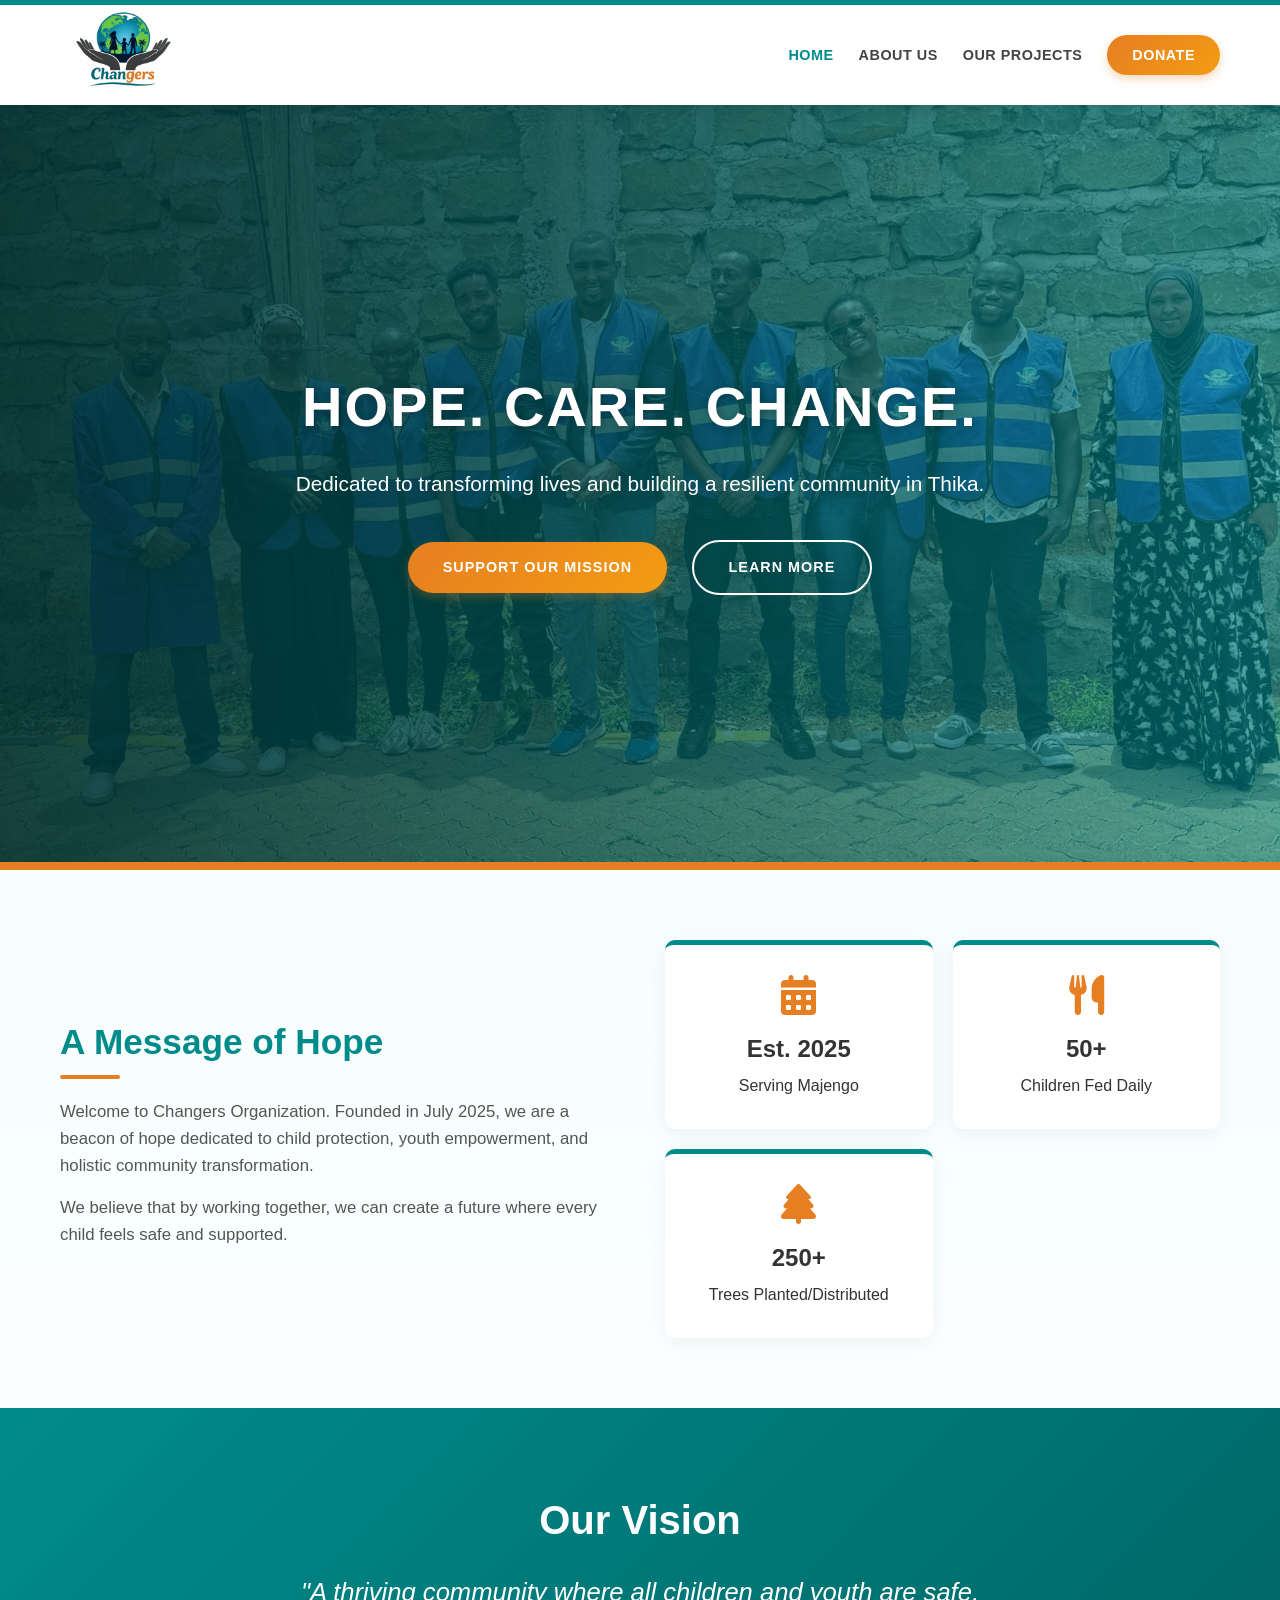
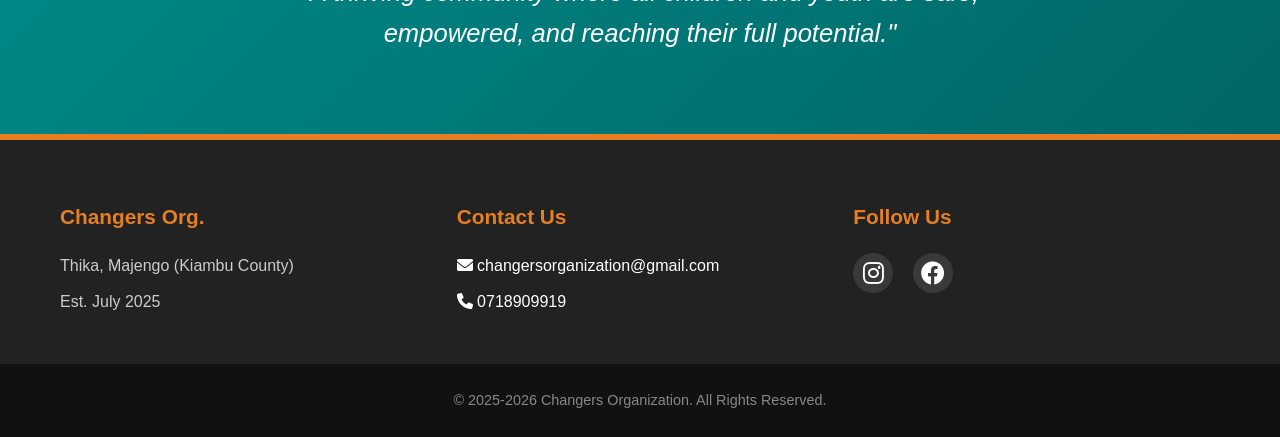
<file: index.html>
<!DOCTYPE html>
<html lang="en">
<head>
    <meta charset="UTF-8">
    <meta name="viewport" content="width=device-width, initial-scale=1.0">
    <title>Changers Organization | Hope. Care. Change.</title>
    <link rel="stylesheet" href="style.css">
    <link rel="stylesheet" href="https://cdnjs.cloudflare.com/ajax/libs/font-awesome/6.0.0/css/all.min.css">
</head>
<body>

    <header>
        <div class="container navbar">
            <div class="logo-area">
                <img src="changers-logo.jpg" alt="Changers Organization Logo" class="logo-img">
            </div>
            <nav>
                <ul class="nav-links">
                    <li><a href="index.html" class="active">Home</a></li>
                    <li><a href="about.html">About Us</a></li>
                    <li><a href="projects.html">Our Projects</a></li>
                    <li><a href="donate.html" class="btn-donate">Donate</a></li>
                </ul>
                <div class="hamburger">
                    <i class="fas fa-bars"></i>
                </div>
            </nav>
        </div>
    </header>

    <section class="hero">
        <div class="hero-overlay">
            <div class="container hero-content">
                <h1>HOPE. CARE. CHANGE.</h1> 
                <p>Dedicated to transforming lives and building a resilient community in Thika.</p> 
                <div class="hero-btns">
                    <a href="donate.html" class="btn btn-primary">Support Our Mission</a>
                    <a href="about.html" class="btn btn-secondary">Learn More</a>
                </div>
            </div>
        </div>
    </section>

    <section class="intro section-padding">
        <div class="container">
            <div class="intro-grid">
                <div class="intro-text">
                    <h2>A Message of Hope</h2> 
                    <p>Welcome to Changers Organization. Founded in July 2025, we are a beacon of hope dedicated to child protection, youth empowerment, and holistic community transformation.</p> 
                    <p>We believe that by working together, we can create a future where every child feels safe and supported.</p>
                </div>

                <div class="intro-stats">
                    <div class="stat-box">
                        <i class="fas fa-calendar-alt"></i>
                        <h3>Est. 2025</h3> 
                        <p>Serving Majengo</p>
                    </div>
                    <div class="stat-box">
                        <i class="fas fa-utensils"></i>
                        <h3>50+</h3>
                        <p>Children Fed Daily</p> 
                    </div>
                    <div class="stat-box">
                        <i class="fas fa-tree"></i>
                        <h3>250+</h3>
                        <p>Trees Planted/Distributed</p> 
                    </div>
                </div>
            </div>
        </div>
    </section>

    <section class="vision-banner">
        <div class="container">
            <h2>Our Vision</h2> 
            <p>"A thriving community where all children and youth are safe, empowered, and reaching their full potential."</p> 
        </div>
    </section>

    <footer>
        <div class="container footer-content">
            <div class="footer-col">
                <h3>Changers Org.</h3>
                <p>Thika, Majengo (Kiambu County)</p> 
                <p>Est. July 2025</p> 
            </div>
            <div class="footer-col">
                <h3>Contact Us</h3>
                <p>
                    <a href="mailto:changersorganization@gmail.com" style="color: white; text-decoration: none;">
                        <i class="fas fa-envelope"></i> changersorganization@gmail.com
                    </a>
                </p> 
                <p>
                    <a href="tel:0718909919" style="color: white; text-decoration: none;">
                        <i class="fas fa-phone"></i> 0718909919
                    </a>
                </p> 
            </div>
            <div class="footer-col">
                <h3>Follow Us</h3>
                <div class="social-icons">
                     <a href="https://www.instagram.com/changersorganization" target="_blank">
                         <i class="fab fa-instagram"></i>
                     </a>
            
                     <a href="https://www.facebook.com/changersorganization/" target="_blank">
                       <i class="fab fa-facebook"></i>   
                     </a>
                </div>
            </div>
        </div>
        <div class="footer-bottom">
            <p>&copy; 2025-2026 Changers Organization. All Rights Reserved.</p>
        </div>
    </footer>

    <script>
        const hamburger = document.querySelector(".hamburger");
        const navLinks = document.querySelector(".nav-links");

        hamburger.addEventListener("click", () => {
            navLinks.classList.toggle("active");
        });
    </script>
</body>
</html>
</file>
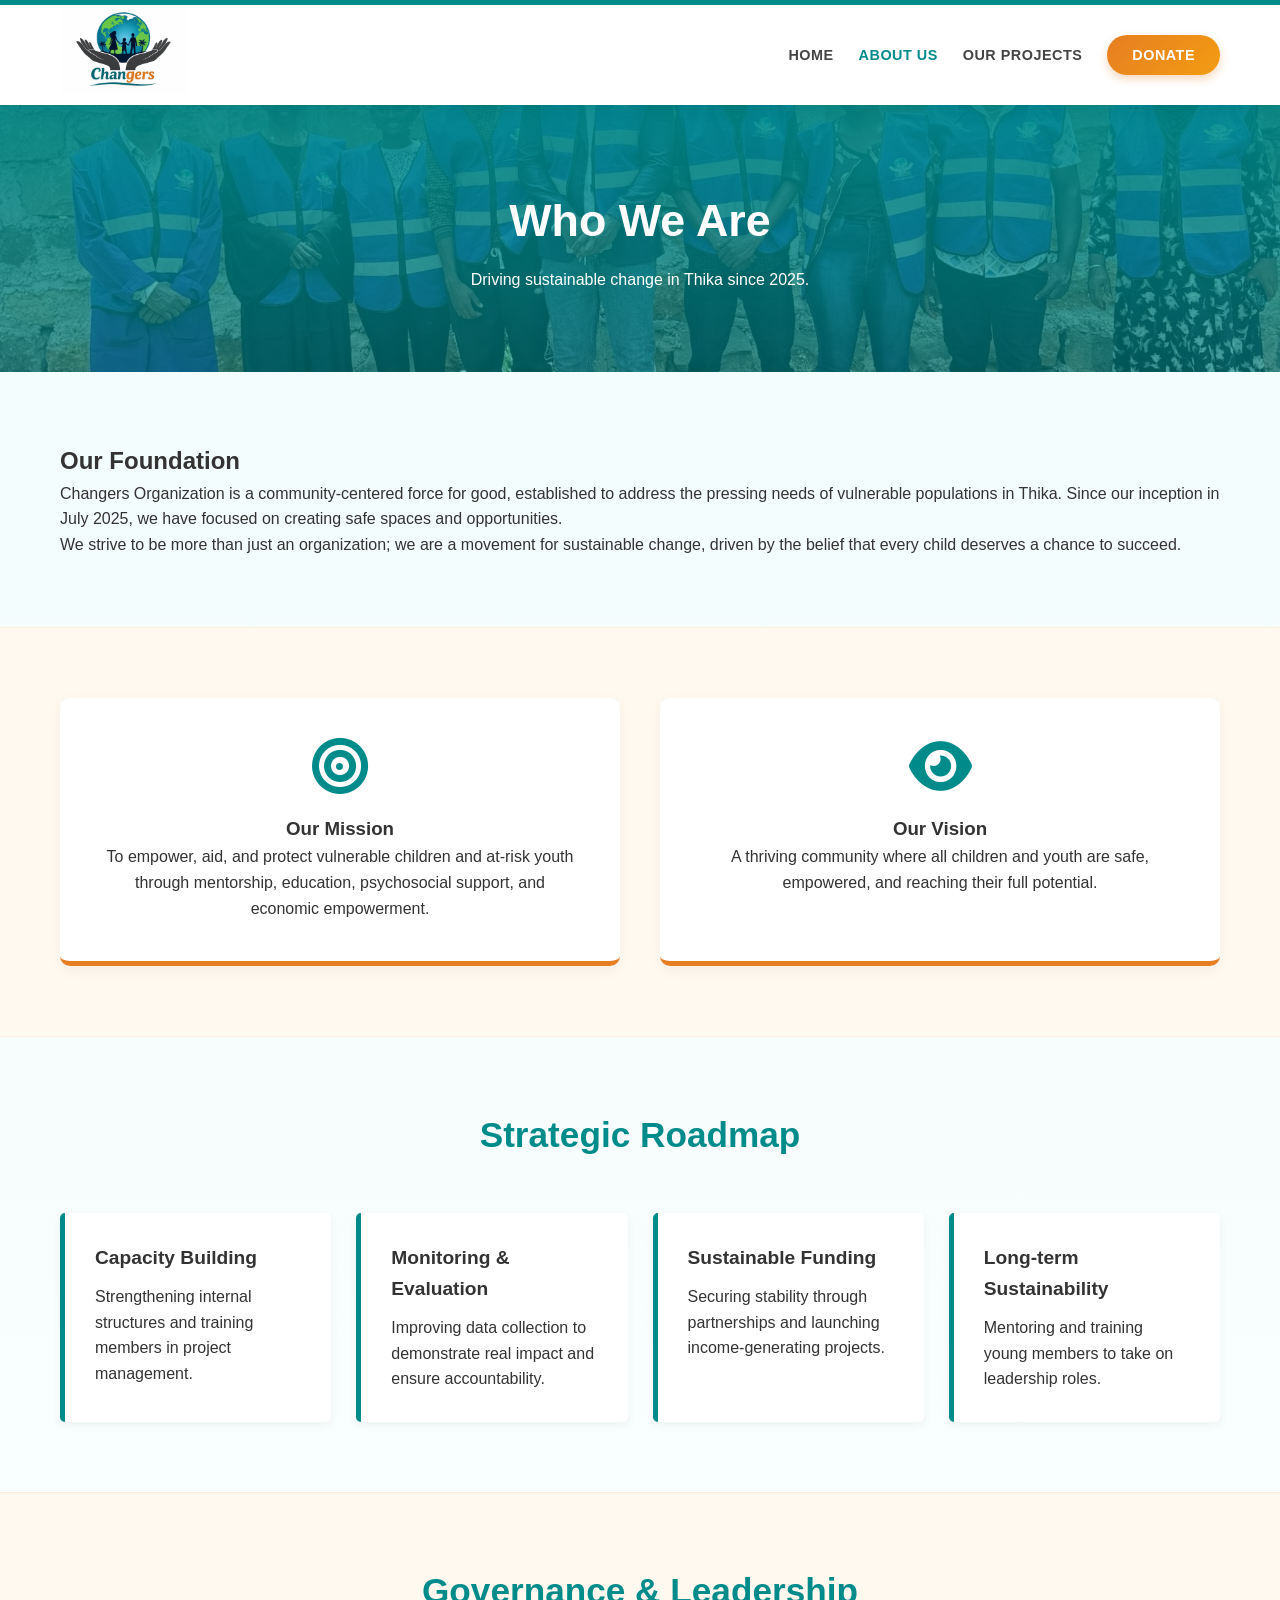
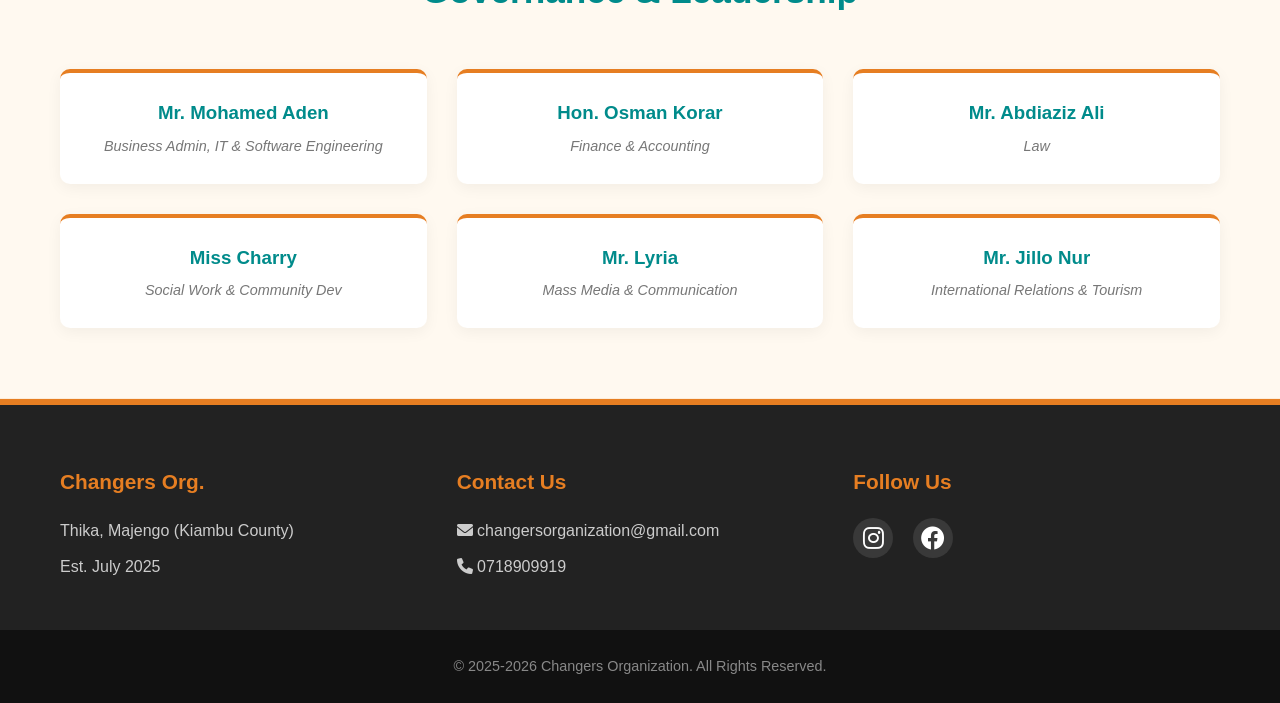
<file: about.html>
<!DOCTYPE html>
<html lang="en">
<head>
    <meta charset="UTF-8">
    <meta name="viewport" content="width=device-width, initial-scale=1.0">
    <title>About Us | Changers Organization</title>
    <link rel="stylesheet" href="style.css">
    <link rel="stylesheet" href="https://cdnjs.cloudflare.com/ajax/libs/font-awesome/6.0.0/css/all.min.css">
</head>
<body>

    <header>
        <div class="container navbar">
            <div class="logo-area">
                <img src="changers-logo.jpg" alt="Changers Organization Logo" class="logo-img">
            </div>
            <nav>
                <ul class="nav-links">
                    <li><a href="index.html">Home</a></li>
                    <li><a href="about.html" class="active">About Us</a></li>
                    <li><a href="projects.html">Our Projects</a></li>
                    <li><a href="donate.html" class="btn-donate">Donate</a></li>
                </ul>
                <div class="hamburger">
                    <i class="fas fa-bars"></i>
                </div>
            </nav>
        </div>
    </header>

    <section class="page-header">
        <div class="container">
            <h1>Who We Are</h1>
            <p>Driving sustainable change in Thika since 2025.</p>
        </div>
    </section>

    <section class="section-padding">
        <div class="container">
            <div class="about-content">
                <div class="about-text-full">
                    <h2>Our Foundation</h2>
                    <p>Changers Organization is a community-centered force for good, established to address the pressing needs of vulnerable populations in Thika. Since our inception in July 2025, we have focused on creating safe spaces and opportunities.</p>
                    <p>We strive to be more than just an organization; we are a movement for sustainable change, driven by the belief that every child deserves a chance to succeed.</p>
                </div>
            </div>
        </div>
    </section>

    <section class="bg-light section-padding">
        <div class="container grid-2">
            <div class="card-box">
                <i class="fas fa-bullseye icon-large"></i>
                <h3>Our Mission</h3>
                <p>To empower, aid, and protect vulnerable children and at-risk youth through mentorship, education, psychosocial support, and economic empowerment.</p>
            </div>
            <div class="card-box">
                <i class="fas fa-eye icon-large"></i>
                <h3>Our Vision</h3>
                <p>A thriving community where all children and youth are safe, empowered, and reaching their full potential.</p>
            </div>
        </div>
    </section>

    <section class="section-padding">
        <div class="container">
            <h2 class="section-title">Strategic Roadmap</h2>
            <div class="roadmap-grid">
                <div class="roadmap-item">
                    <h4>Capacity Building</h4>
                    <p>Strengthening internal structures and training members in project management.</p>
                </div>
                <div class="roadmap-item">
                    <h4>Monitoring & Evaluation</h4>
                    <p>Improving data collection to demonstrate real impact and ensure accountability.</p>
                </div>
                <div class="roadmap-item">
                    <h4>Sustainable Funding</h4>
                    <p>Securing stability through partnerships and launching income-generating projects.</p>
                </div>
                <div class="roadmap-item">
                    <h4>Long-term Sustainability</h4>
                    <p>Mentoring and training young members to take on leadership roles.</p>
                </div>
            </div>
        </div>
    </section>

    <section class="bg-light section-padding">
        <div class="container">
            <h2 class="section-title">Governance & Leadership</h2>
            <div class="team-grid">
                <div class="team-member">
                    <div class="member-info">
                        <h3>Mr. Mohamed Aden</h3>
                        <span>Business Admin, IT & Software Engineering</span>
                    </div>
                </div>
                <div class="team-member">
                    <div class="member-info">
                        <h3>Hon. Osman Korar</h3>
                        <span>Finance & Accounting</span>
                    </div>
                </div>
                <div class="team-member">
                    <div class="member-info">
                        <h3>Mr. Abdiaziz Ali</h3>
                        <span>Law</span>
                    </div>
                </div>
                <div class="team-member">
                    <div class="member-info">
                        <h3>Miss Charry</h3>
                        <span>Social Work & Community Dev</span>
                    </div>
                </div>
                <div class="team-member">
                    <div class="member-info">
                        <h3>Mr. Lyria</h3>
                        <span>Mass Media & Communication</span>
                    </div>
                </div>
                 <div class="team-member">
                    <div class="member-info">
                        <h3>Mr. Jillo Nur</h3>
                        <span>International Relations & Tourism</span>
                    </div>
                </div>
            </div>
        </div>
    </section>

    <footer>
        <div class="container footer-content">
            <div class="footer-col">
                <h3>Changers Org.</h3>
                <p>Thika, Majengo (Kiambu County)</p>
                <p>Est. July 2025</p>
            </div>
            <div class="footer-col">
    <h3>Contact Us</h3>
    <p>
        <a href="mailto:changersorganization@gmail.com">
            <i class="fas fa-envelope"></i> changersorganization@gmail.com
        </a>
    </p>
    <p>
        <a href="tel:+254718909919">
            <i class="fas fa-phone"></i> 0718909919
        </a>
    </p>
</div>
            <div class="footer-col">
                <h3>Follow Us</h3>
                <div class="social-icons">
                     <a href="https://www.instagram.com/changersorganization" target="_blank">
                         <i class="fab fa-instagram"></i>
                     </a>
            
                     <a href="https://www.facebook.com/changersorganization/" target="_blank">
                       <i class="fab fa-facebook"></i>   
                     </a>
                </div>
            </div>
        </div>
        <div class="footer-bottom">
            <p>&copy; 2025-2026 Changers Organization. All Rights Reserved.</p>
        </div>
    </footer>

    <script>
        const hamburger = document.querySelector(".hamburger");
        const navLinks = document.querySelector(".nav-links");

        hamburger.addEventListener("click", () => {
            navLinks.classList.toggle("active");
        });
    </script>
</body>

</html>
</file>
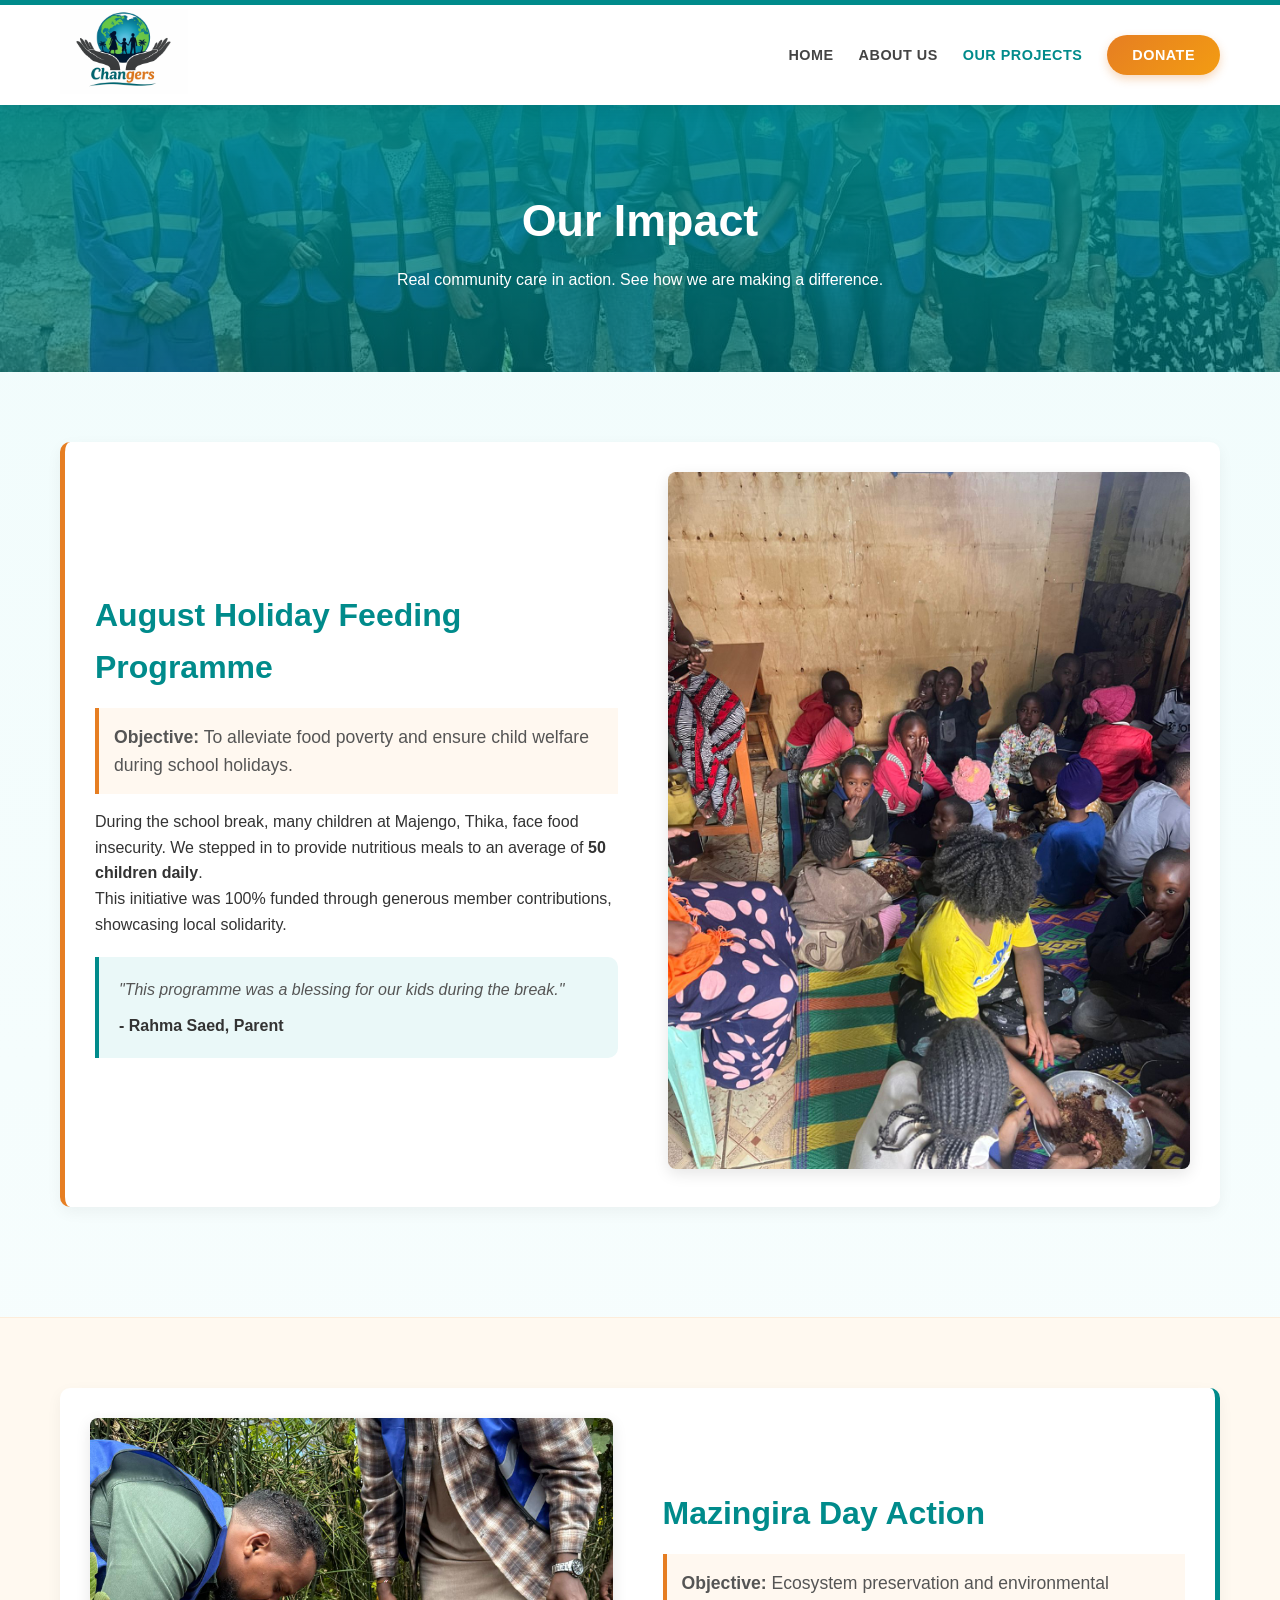
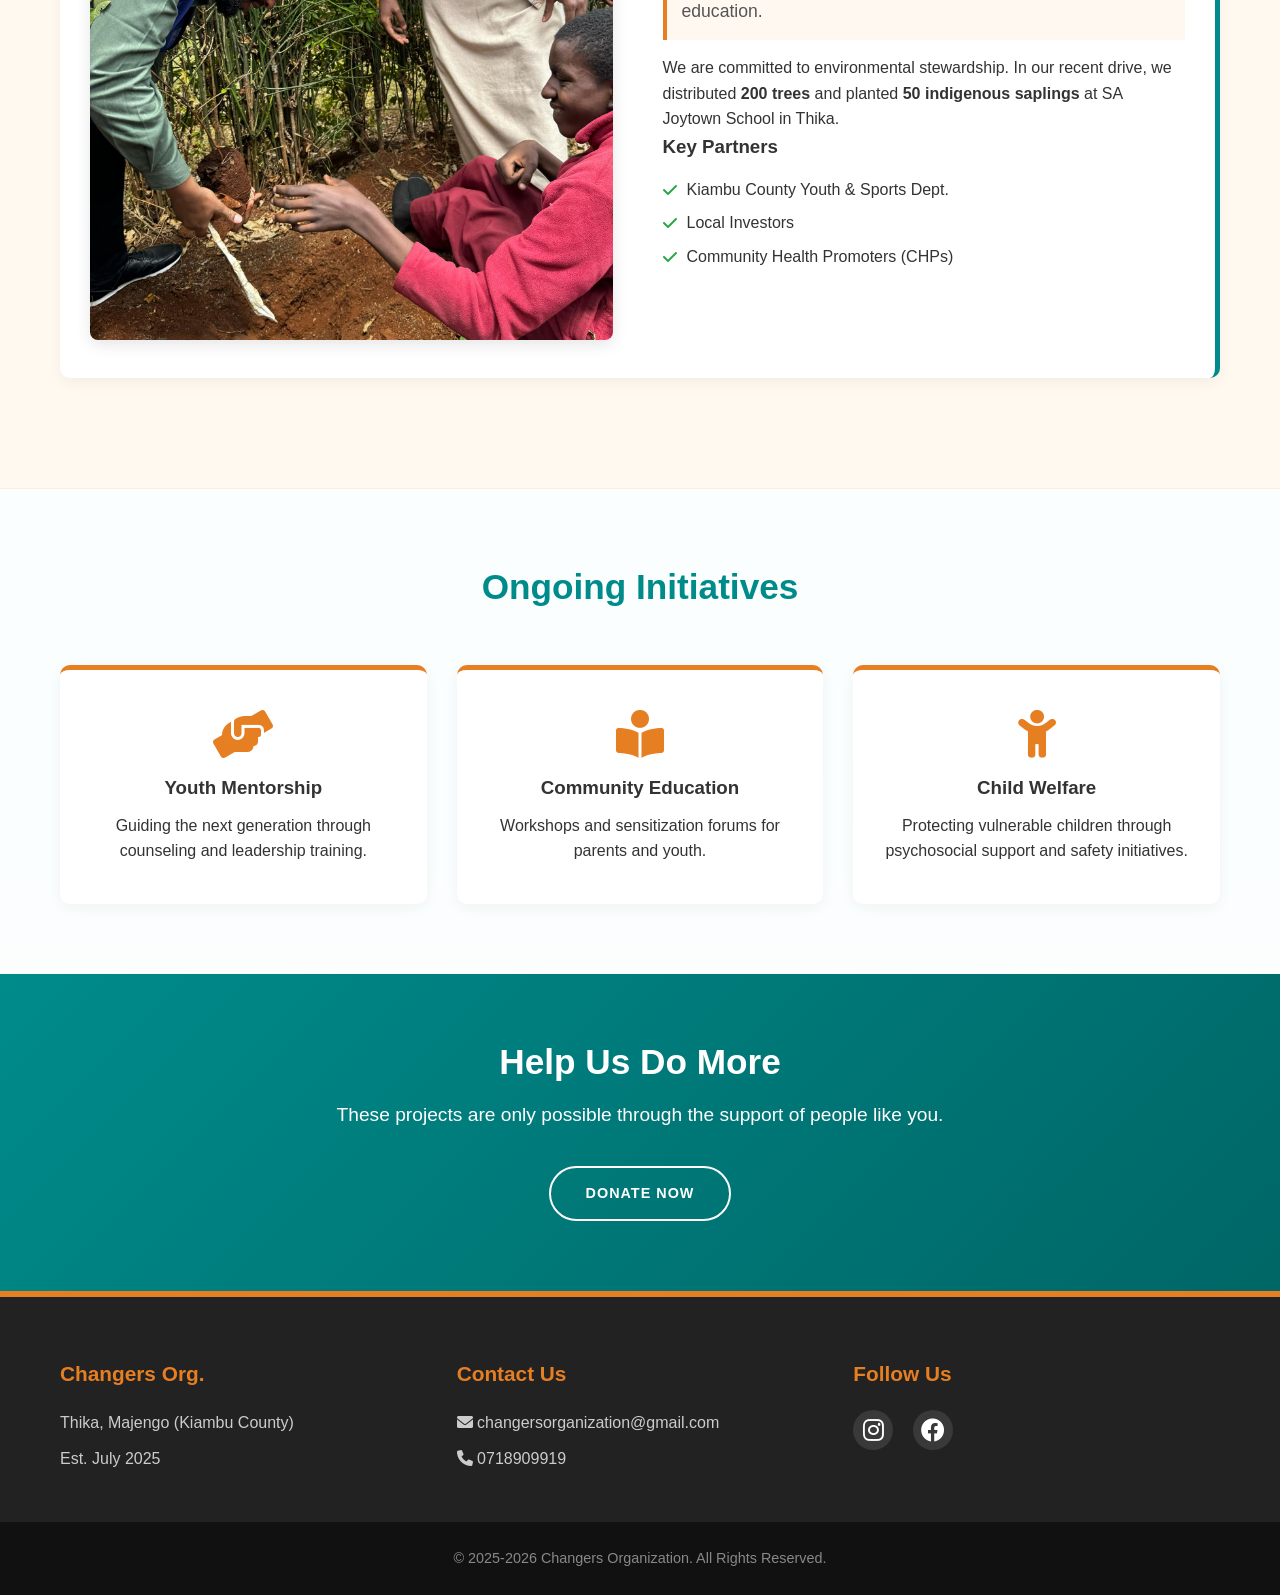
<file: projects.html>
<!DOCTYPE html>
<html lang="en">
<head>
    <meta charset="UTF-8">
    <meta name="viewport" content="width=device-width, initial-scale=1.0">
    <title>Our Projects | Changers Organization</title>
    <link rel="stylesheet" href="style.css">
    <link rel="stylesheet" href="https://cdnjs.cloudflare.com/ajax/libs/font-awesome/6.0.0/css/all.min.css">
</head>
<body>

    <header>
        <div class="container navbar">
            <div class="logo-area">
                <img src="changers-logo.jpg" alt="Changers Organization Logo" class="logo-img">
            </div>
            <nav>
                <ul class="nav-links">
                    <li><a href="index.html">Home</a></li>
                    <li><a href="about.html">About Us</a></li>
                    <li><a href="projects.html" class="active">Our Projects</a></li>
                    <li><a href="donate.html" class="btn-donate">Donate</a></li>
                </ul>
                <div class="hamburger">
                    <i class="fas fa-bars"></i>
                </div>
            </nav>
        </div>
    </header>

    <section class="page-header">
        <div class="container">
            <h1>Our Impact</h1>
            <p>Real community care in action. See how we are making a difference.</p>
        </div>
    </section>

    <section class="section-padding">
        <div class="container">
            <div class="project-row">
                <div class="project-content">
                    <h2>August Holiday Feeding Programme</h2>
                    <p class="highlight-text"><strong>Objective:</strong> To alleviate food poverty and ensure child welfare during school holidays.</p>
                    <p>During the school break, many children at Majengo, Thika, face food insecurity. We stepped in to provide nutritious meals to an average of <strong>50 children daily</strong>.</p>
                    <p>This initiative was 100% funded through generous member contributions, showcasing local solidarity.</p>

                    <blockquote class="testimonial">
                        "This programme was a blessing for our kids during the break."
                        <cite>- Rahma Saed, Parent</cite>
                    </blockquote>
                </div>
                
                <div class="project-image">
                    <img src="feeding.jpg" alt="Children eating during feeding program">
                </div>
            </div>
        </div>
    </section>

    <section class="section-padding bg-light">
        <div class="container">
            <div class="project-row reverse">
                <div class="project-content">
                    <h2>Mazingira Day Action</h2>
                    <p class="highlight-text"><strong>Objective:</strong> Ecosystem preservation and environmental education.</p>
                    <p>We are committed to environmental stewardship. In our recent drive, we distributed <strong>200 trees</strong> and planted <strong>50 indigenous saplings</strong> at SA Joytown School in Thika.</p>

                    <h3>Key Partners</h3>
                    <ul class="partner-list">
                        <li><i class="fas fa-check"></i> Kiambu County Youth & Sports Dept.</li>
                        <li><i class="fas fa-check"></i> Local Investors</li>
                        <li><i class="fas fa-check"></i> Community Health Promoters (CHPs)</li>
                    </ul>
                </div>
                <div class="project-image">
                    <img src="trees.jpg" alt="Planting trees at SA Joytown School">
                </div>
            </div>
        </div>
    </section>

    <section class="section-padding">
        <div class="container">
            <h2 class="section-title">Ongoing Initiatives</h2>
            <div class="impact-grid">
                <div class="impact-card">
                    <i class="fas fa-hands-helping"></i>
                    <h3>Youth Mentorship</h3>
                    <p>Guiding the next generation through counseling and leadership training.</p>
                </div>
                <div class="impact-card">
                    <i class="fas fa-book-reader"></i>
                    <h3>Community Education</h3>
                    <p>Workshops and sensitization forums for parents and youth.</p>
                </div>
                <div class="impact-card">
                    <i class="fas fa-child"></i>
                    <h3>Child Welfare</h3>
                    <p>Protecting vulnerable children through psychosocial support and safety initiatives.</p>
                </div>
            </div>
        </div>
    </section>

    <section class="cta-banner">
        <div class="container">
            <h2>Help Us Do More</h2>
            <p>These projects are only possible through the support of people like you.</p>
            <a href="donate.html" class="btn btn-secondary">Donate Now</a>
        </div>
    </section>

    <footer>
        <div class="container footer-content">
            <div class="footer-col">
                <h3>Changers Org.</h3>
                <p>Thika, Majengo (Kiambu County)</p>
                <p>Est. July 2025</p>
            </div>
            <div class="footer-col">
                <h3>Contact Us</h3>
                <p>
                    <a href="mailto:changersorganization@gmail.com">
                        <i class="fas fa-envelope"></i> changersorganization@gmail.com
                    </a>
                </p>
                <p>
                    <a href="tel:+254718909919">
                        <i class="fas fa-phone"></i> 0718909919
                    </a>
                </p>
            </div>
            <div class="footer-col">
                <h3>Follow Us</h3>
                 <div class="social-icons">
                     <a href="https://www.instagram.com/changersorganization" target="_blank">
                         <i class="fab fa-instagram"></i>
                     </a>

                     <a href="https://www.facebook.com/profile.php?id=YOUR_PAGE_ID_HERE" target="_blank">
                       <i class="fab fa-facebook"></i>   
                     </a>
                </div>
            </div>
        </div>
        <div class="footer-bottom">
            <p>&copy; 2025-2026 Changers Organization. All Rights Reserved.</p>
        </div>
    </footer>

    <script>
        const hamburger = document.querySelector(".hamburger");
        const navLinks = document.querySelector(".nav-links");

        hamburger.addEventListener("click", () => {
            navLinks.classList.toggle("active");
        });
    </script>
</body>
</html>
</file>
<file: style.css>
/* --- RESET & BASICS --- */
* {
    margin: 0;
    padding: 0;
    box-sizing: border-box;
}

body {
    font-family: 'Segoe UI', Tahoma, Geneva, Verdana, sans-serif;
    line-height: 1.6;
    color: #333;
    /* FIX 1: Subtle Gradient Background (Mint to White) so it's never just "flat gray" */
    background: linear-gradient(to bottom, #f0fcfc, #ffffff); 
}

a {
    text-decoration: none;
    color: inherit;
    transition: all 0.3s ease;
}

ul {
    list-style: none;
}

.container {
    max-width: 1200px;
    margin: 0 auto;
    padding: 0 20px;
}

.section-padding {
    padding: 70px 0;
}

/* --- HEADER & NAVIGATION --- */
header {
    background: #fff;
    box-shadow: 0 4px 15px rgba(0,0,0,0.08);
    position: sticky;
    top: 0;
    z-index: 1000;
    border-top: 5px solid #008B8B; /* Thicker Teal Line */
}

.navbar {
    display: flex;
    justify-content: space-between;
    align-items: center;
    min-height: 100px; 
    flex-wrap: wrap; 
}

.logo-img {
    height: 85px; 
    width: auto;
}

.nav-links {
    display: flex;
    align-items: center;
}

.nav-links li {
    margin-left: 25px;
}

.nav-links a {
    font-weight: 700;
    color: #444;
    transition: color 0.3s;
    text-transform: uppercase;
    font-size: 0.9rem;
    letter-spacing: 0.5px;
}

.nav-links a:hover, .nav-links a.active {
    color: #008B8B; 
}

/* Donate Button */
.btn-donate {
    background: linear-gradient(135deg, #E67E22 0%, #F39C12 100%);
    color: white !important;
    padding: 12px 25px;
    border-radius: 50px;
    box-shadow: 0 4px 10px rgba(230, 126, 34, 0.3);
    transition: transform 0.3s, box-shadow 0.3s;
}

.btn-donate:hover {
    transform: translateY(-2px);
    box-shadow: 0 6px 15px rgba(230, 126, 34, 0.5);
}

.hamburger {
    display: none;
    font-size: 1.8rem;
    cursor: pointer;
    color: #008B8B;
}

/* --- HERO SECTION --- */
.hero {
    background: url('hero-bg.jpg') no-repeat center center/cover; 
    height: 85vh;
    position: relative;
    border-bottom: 8px solid #E67E22; 
}

.hero-overlay {
    background: linear-gradient(to right, rgba(0, 50, 50, 0.9) 0%, rgba(0, 139, 139, 0.6) 100%);
    height: 100%;
    width: 100%;
    display: flex;
    justify-content: center;
    align-items: center;
    text-align: center;
    color: white;
}

.hero-content h1 {
    font-size: 3.5rem;
    margin-bottom: 15px;
    letter-spacing: 2px;
    text-transform: uppercase;
    text-shadow: 2px 2px 10px rgba(0,0,0,0.3);
}

.hero-content p {
    font-size: 1.3rem;
    max-width: 700px;
    margin: 0 auto 30px auto;
    font-weight: 300;
}

/* Buttons */
.btn {
    display: inline-block;
    padding: 14px 35px;
    border-radius: 50px;
    font-weight: bold;
    margin: 10px;
    text-transform: uppercase;
    font-size: 0.9rem;
    letter-spacing: 1px;
    transition: all 0.3s ease;
}

.btn-primary {
    background: linear-gradient(135deg, #E67E22 0%, #F39C12 100%);
    color: white;
    box-shadow: 0 4px 10px rgba(230, 126, 34, 0.3);
}

.btn-secondary {
    background-color: transparent;
    border: 2px solid white;
    color: white;
}

.btn-primary:hover { 
    transform: translateY(-3px);
    box-shadow: 0 6px 15px rgba(230, 126, 34, 0.5);
}

.btn-secondary:hover { 
    background-color: white; 
    color: #008B8B; 
}

/* --- SECTIONS (The "More Color" Fix) --- */

/* FIX 2: Changed bg-light from 'gray' to 'Warm Cream/Orange Tint' 
   This creates a clear visual difference between sections. */
.bg-light {
    background-color: #fff9f0 !important; 
    border-top: 1px solid rgba(230, 126, 34, 0.1);
    border-bottom: 1px solid rgba(230, 126, 34, 0.1);
}

/* --- INTRO SECTION --- */
.intro-grid {
    display: grid;
    grid-template-columns: 1fr 1fr;
    gap: 50px;
    align-items: center;
}

.intro-text h2 {
    color: #008B8B;
    margin-bottom: 20px;
    font-size: 2.2rem;
    position: relative;
    display: inline-block;
}

.intro-text h2::after {
    content: '';
    display: block;
    width: 60px;
    height: 4px;
    background: #E67E22;
    margin-top: 5px;
    border-radius: 2px;
}

.intro-text p {
    margin-bottom: 15px;
    color: #555;
    font-size: 1.05rem;
}

.intro-stats {
    display: grid;
    grid-template-columns: repeat(2, 1fr);
    gap: 20px;
}

/* FIX 3: Added Color to White Cards */
.stat-box {
    background: white;
    padding: 30px;
    text-align: center;
    border-radius: 10px;
    box-shadow: 0 5px 20px rgba(0,0,0,0.05);
    border-top: 5px solid #008B8B; /* Teal Top Border */
    transition: transform 0.3s;
}

.stat-box:hover {
    transform: translateY(-5px);
}

.stat-box i {
    font-size: 2.5rem;
    color: #E67E22;
    margin-bottom: 15px;
}

.stat-box h3 {
    font-size: 1.5rem;
    margin-bottom: 5px;
    color: #333;
    font-weight: 800;
}

/* --- VISION BANNER --- */
.vision-banner {
    background: linear-gradient(135deg, #008B8B 0%, #006666 100%);
    color: white;
    text-align: center;
    padding: 80px 20px;
}

.vision-banner h2 {
    margin-bottom: 20px;
    font-size: 2.5rem;
}

.vision-banner p {
    font-size: 1.6rem;
    font-style: italic;
    max-width: 800px;
    margin: 0 auto;
    font-weight: 300;
}

/* --- FOOTER --- */
footer {
    background: #222;
    color: white;
    padding-top: 60px;
    border-top: 6px solid #E67E22; 
}

.footer-content {
    display: grid;
    grid-template-columns: repeat(auto-fit, minmax(250px, 1fr));
    gap: 30px;
    padding-bottom: 40px;
}

.footer-col h3 {
    margin-bottom: 20px;
    color: #E67E22;
    font-size: 1.3rem;
}

.footer-col p {
    margin-bottom: 10px;
    color: #ccc;
}

.social-icons a {
    font-size: 1.5rem;
    margin-right: 15px;
    color: white;
    background: rgba(255,255,255,0.1); 
    width: 40px;
    height: 40px;
    display: inline-flex;
    align-items: center;
    justify-content: center;
    border-radius: 50%;
    transition: all 0.3s;
}

.social-icons a:hover {
    background: #E67E22;
    color: white;
    transform: rotate(360deg);
}

.footer-bottom {
    background: #111;
    text-align: center;
    padding: 25px;
    font-size: 0.9rem;
    color: #888;
}

/* --- ABOUT PAGE STYLES --- */

.page-header {
    background: linear-gradient(rgba(0, 139, 139, 0.9), rgba(0, 139, 139, 0.6)), url('hero-bg.jpg') no-repeat center center/cover;
    color: white;
    text-align: center;
    padding: 80px 20px;
}

.page-header h1 {
    font-size: 2.8rem;
    margin-bottom: 10px;
}

.grid-2 {
    display: grid;
    grid-template-columns: 1fr 1fr;
    gap: 40px;
}

.card-box {
    background: white;
    padding: 40px;
    border-radius: 10px;
    box-shadow: 0 4px 15px rgba(0,0,0,0.05);
    text-align: center;
    border-bottom: 5px solid #E67E22; /* Orange Bottom Border */
}

.icon-large {
    font-size: 3.5rem;
    color: #008B8B;
    margin-bottom: 20px;
}

.section-title {
    text-align: center;
    margin-bottom: 50px;
    color: #008B8B;
    font-size: 2.2rem;
    position: relative;
    display: inline-block;
    width: 100%;
}

.roadmap-grid {
    display: grid;
    grid-template-columns: repeat(auto-fit, minmax(250px, 1fr));
    gap: 25px;
}

.roadmap-item {
    background: white;
    padding: 30px;
    border-left: 5px solid #008B8B; /* Teal Left Accent */
    border-radius: 5px;
    box-shadow: 0 4px 10px rgba(0,0,0,0.05);
}

.roadmap-item h4 {
    color: #333;
    margin-bottom: 10px;
    font-size: 1.2rem;
}

.team-grid {
    display: grid;
    grid-template-columns: repeat(auto-fit, minmax(300px, 1fr));
    gap: 30px;
}

.team-member {
    background: white;
    padding: 25px;
    border-radius: 10px;
    box-shadow: 0 4px 15px rgba(0,0,0,0.05);
    text-align: center;
    border-top: 4px solid #E67E22; /* Added color accent to team */
    transition: transform 0.3s;
}

.team-member:hover {
    transform: translateY(-10px);
}

.member-info h3 {
    color: #008B8B;
    margin-bottom: 5px;
}

.member-info span {
    font-size: 0.9rem;
    color: #777;
    font-style: italic;
}

/* --- PROJECTS PAGE STYLES --- */

.project-row {
    display: flex;
    align-items: center;
    gap: 50px;
    margin-bottom: 40px;
    background: white;
    padding: 30px;
    border-radius: 10px;
    box-shadow: 0 5px 15px rgba(0,0,0,0.05);
    border-left: 5px solid #E67E22; /* Orange Accent Left */
}

.project-row.reverse {
    flex-direction: row-reverse;
    border-left: none;
    border-right: 5px solid #008B8B; /* Teal Accent Right */
}

.project-image {
    flex: 1;
}

.project-image img {
    width: 100%;
    border-radius: 8px;
    box-shadow: 0 5px 15px rgba(0,0,0,0.1);
}

.project-content {
    flex: 1;
}

.project-content h2 {
    color: #008B8B;
    margin-bottom: 15px;
    font-size: 2rem;
}

.highlight-text {
    font-size: 1.1rem;
    margin-bottom: 15px;
    color: #555;
    background: #fff8f0; /* Warm background for highlight */
    border-left: 4px solid #E67E22;
    padding: 15px;
}

.testimonial {
    background: #eaf8f8; 
    border-left: 4px solid #008B8B;
    padding: 20px;
    margin-top: 20px;
    font-style: italic;
    color: #555;
    position: relative;
    border-radius: 0 10px 10px 0;
}

.testimonial cite {
    display: block;
    margin-top: 10px;
    font-weight: bold;
    color: #333;
    font-style: normal;
}

.partner-list {
    margin-top: 15px;
}

.partner-list li {
    margin-bottom: 8px;
    display: flex;
    align-items: center;
}

.partner-list i {
    color: #28a745; 
    margin-right: 10px;
}

.impact-grid {
    display: grid;
    grid-template-columns: repeat(auto-fit, minmax(250px, 1fr));
    gap: 30px;
    text-align: center;
}

.impact-card {
    padding: 40px 20px;
    background: white;
    border-radius: 10px;
    box-shadow: 0 4px 15px rgba(0,0,0,0.05);
    transition: transform 0.3s;
    /* FIX 4: Permanent Color Accent for Impact Cards */
    border-top: 5px solid #E67E22; 
}

.impact-card:hover {
    transform: translateY(-10px);
}

.impact-card i {
    font-size: 3rem;
    color: #E67E22;
    margin-bottom: 15px;
}

.impact-card h3 {
    margin-bottom: 10px;
    color: #333;
}

.cta-banner {
    background: linear-gradient(135deg, #008B8B 0%, #006666 100%);
    color: white;
    text-align: center;
    padding: 60px 20px;
}

.cta-banner h2 {
    margin-bottom: 10px;
    font-size: 2.2rem;
}

.cta-banner p {
    margin-bottom: 25px;
    font-size: 1.2rem;
}

/* --- DONATION PAGE STYLES --- */

.icon-orange {
    color: #E67E22;
    font-size: 3rem;
    margin-bottom: 15px;
}

.impact-item p {
    font-size: 1.1rem;
}

.payment-grid {
    display: grid;
    grid-template-columns: repeat(auto-fit, minmax(300px, 1fr));
    gap: 30px;
    margin-top: 30px;
}

.payment-card {
    background: white;
    border-radius: 10px;
    overflow: hidden;
    box-shadow: 0 5px 15px rgba(0,0,0,0.1);
    transition: transform 0.3s;
    border: 1px solid #eee;
    text-align: center;
}

.payment-card:hover {
    transform: translateY(-5px);
    box-shadow: 0 8px 25px rgba(0,0,0,0.15);
}

.card-header {
    background: #f8f9fa;
    padding: 20px;
    border-bottom: 1px solid #eee;
    height: 100px;
    display: flex;
    justify-content: center;
    align-items: center;
}

.payment-logo {
    max-height: 60px;
    width: auto;
}

.card-header i {
    color: #008B8B;
}

.card-body {
    padding: 30px;
}

.card-body h4 {
    margin-bottom: 15px;
    font-size: 1.3rem;
    color: #333;
}

.mpesa-card {
    border-top: 6px solid #48B43F; 
}

.number-display {
    background: #f4f4f4;
    padding: 15px;
    border-radius: 5px;
    margin: 15px 0;
    display: flex;
    justify-content: space-between;
    font-weight: bold;
    border: 1px dashed #ccc;
}

.number-display .digits {
    color: #333;
    font-family: monospace;
    font-size: 1.2rem;
}

.small-text {
    font-size: 0.85rem;
    color: #777;
    margin-top: 15px;
    text-align: left;
    line-height: 1.4;
}

.bank-details {
    text-align: left;
    margin-top: 15px;
    list-style: none;
}

.bank-details li {
    padding: 8px 0;
    border-bottom: 1px solid #eee;
    color: #555;
}

.bank-details li strong {
    color: #333;
    margin-right: 5px;
}

.contact-highlight {
    font-size: 1.2rem;
    font-weight: bold;
    color: #008B8B;
    margin: 10px 0;
}


/* --- MOBILE RESPONSIVENESS (ALL SECTIONS) --- */
@media (max-width: 768px) {
    /* Navbar Logic */
    .navbar .nav-links {
        display: none; 
        flex-direction: column;
        width: 100%;
        text-align: center;
        background: #fff; 
        padding-bottom: 10px;
    }

    .navbar .nav-links.active {
        display: flex;
    }

    .nav-links li {
        margin: 10px 0;
    }

    .hamburger {
        display: block;
    }

    /* Hero Text Sizing */
    .hero-content h1 {
        font-size: 2.2rem;
    }
    
    /* FIX: Buttons Stacking correctly */
    .hero-btns .btn {
        display: block;       /* Forces them to be on separate lines */
        width: 80%;           /* Makes them 80% of the screen width */
        margin: 15px auto;    /* Adds 15px space top/bottom and centers them */
        text-align: center;
    }

    .intro-grid {
        grid-template-columns: 1fr;
    }

    /* About Page Mobile */
    .grid-2 {
        grid-template-columns: 1fr;
    }

    /* Projects Page Mobile */
    .project-row, .project-row.reverse {
        flex-direction: column; 
    }

    .project-image {
        margin-bottom: 20px;
    }
}
</file>
